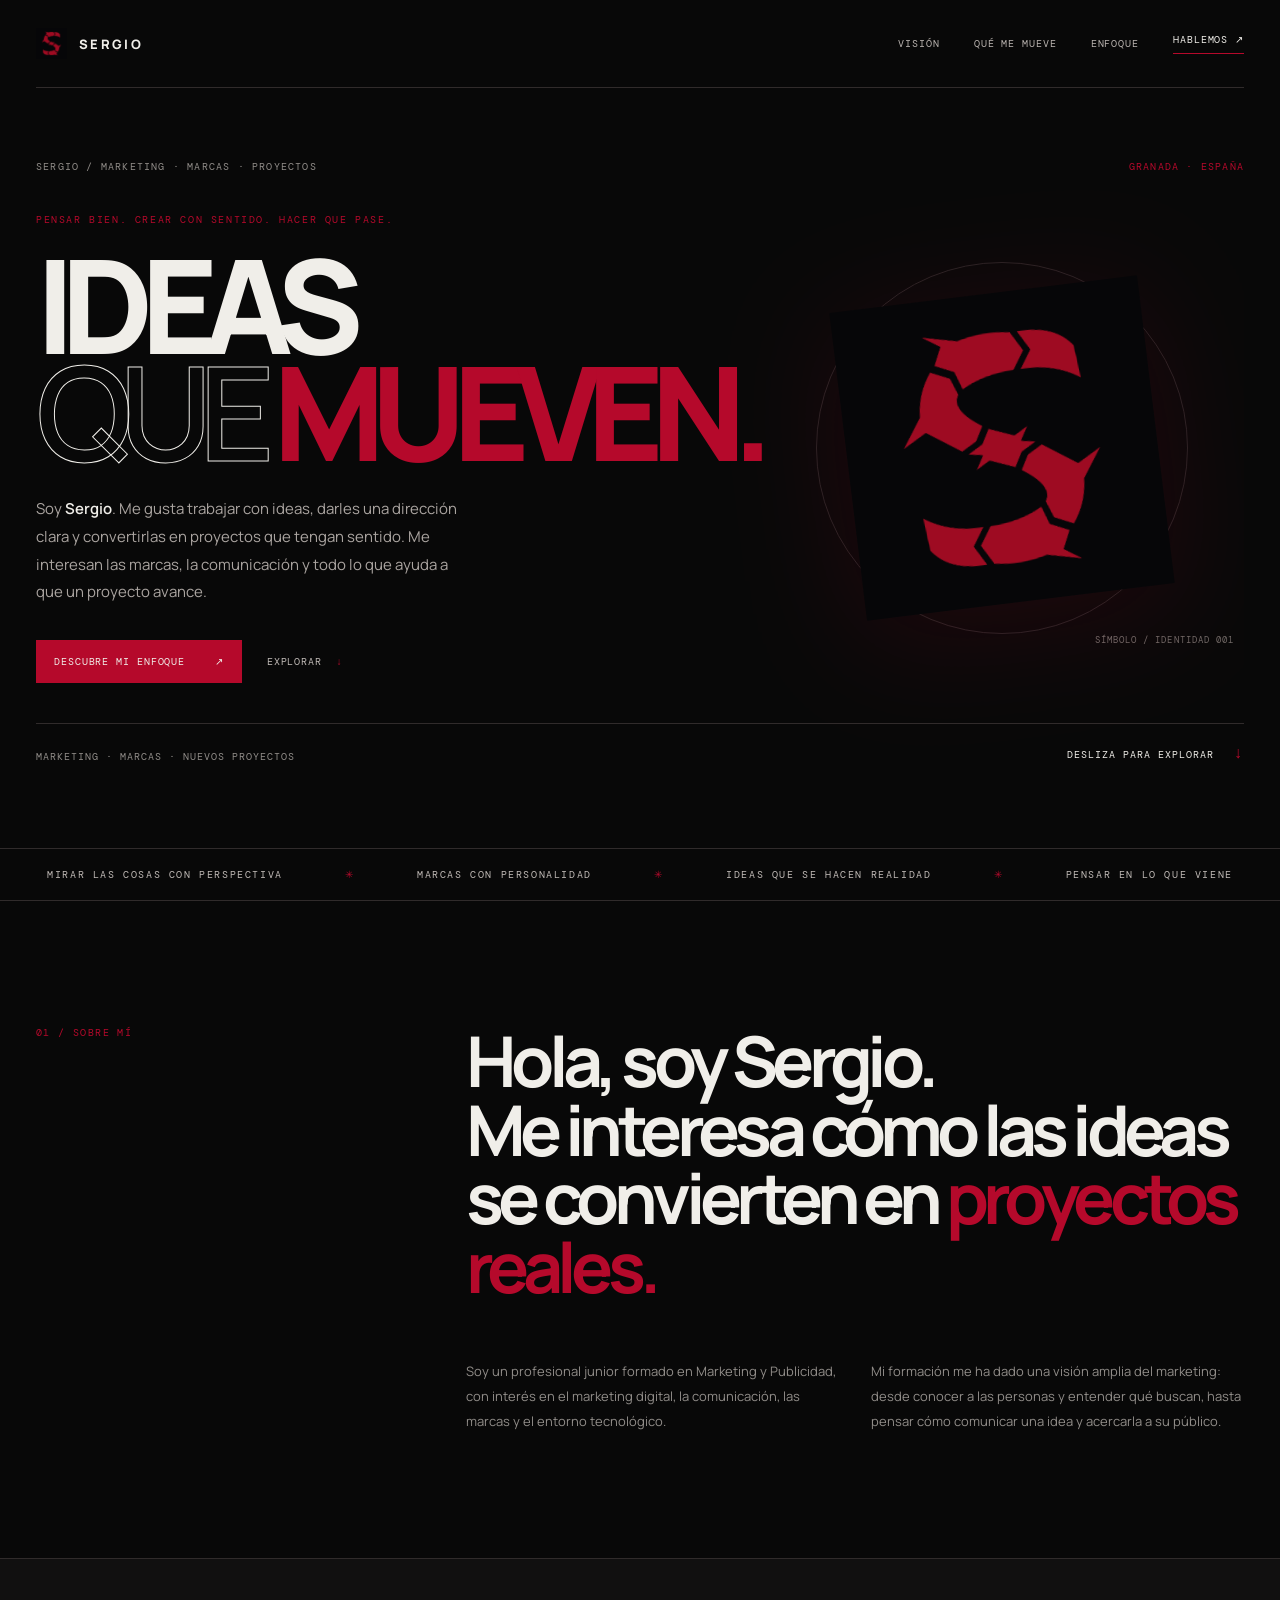
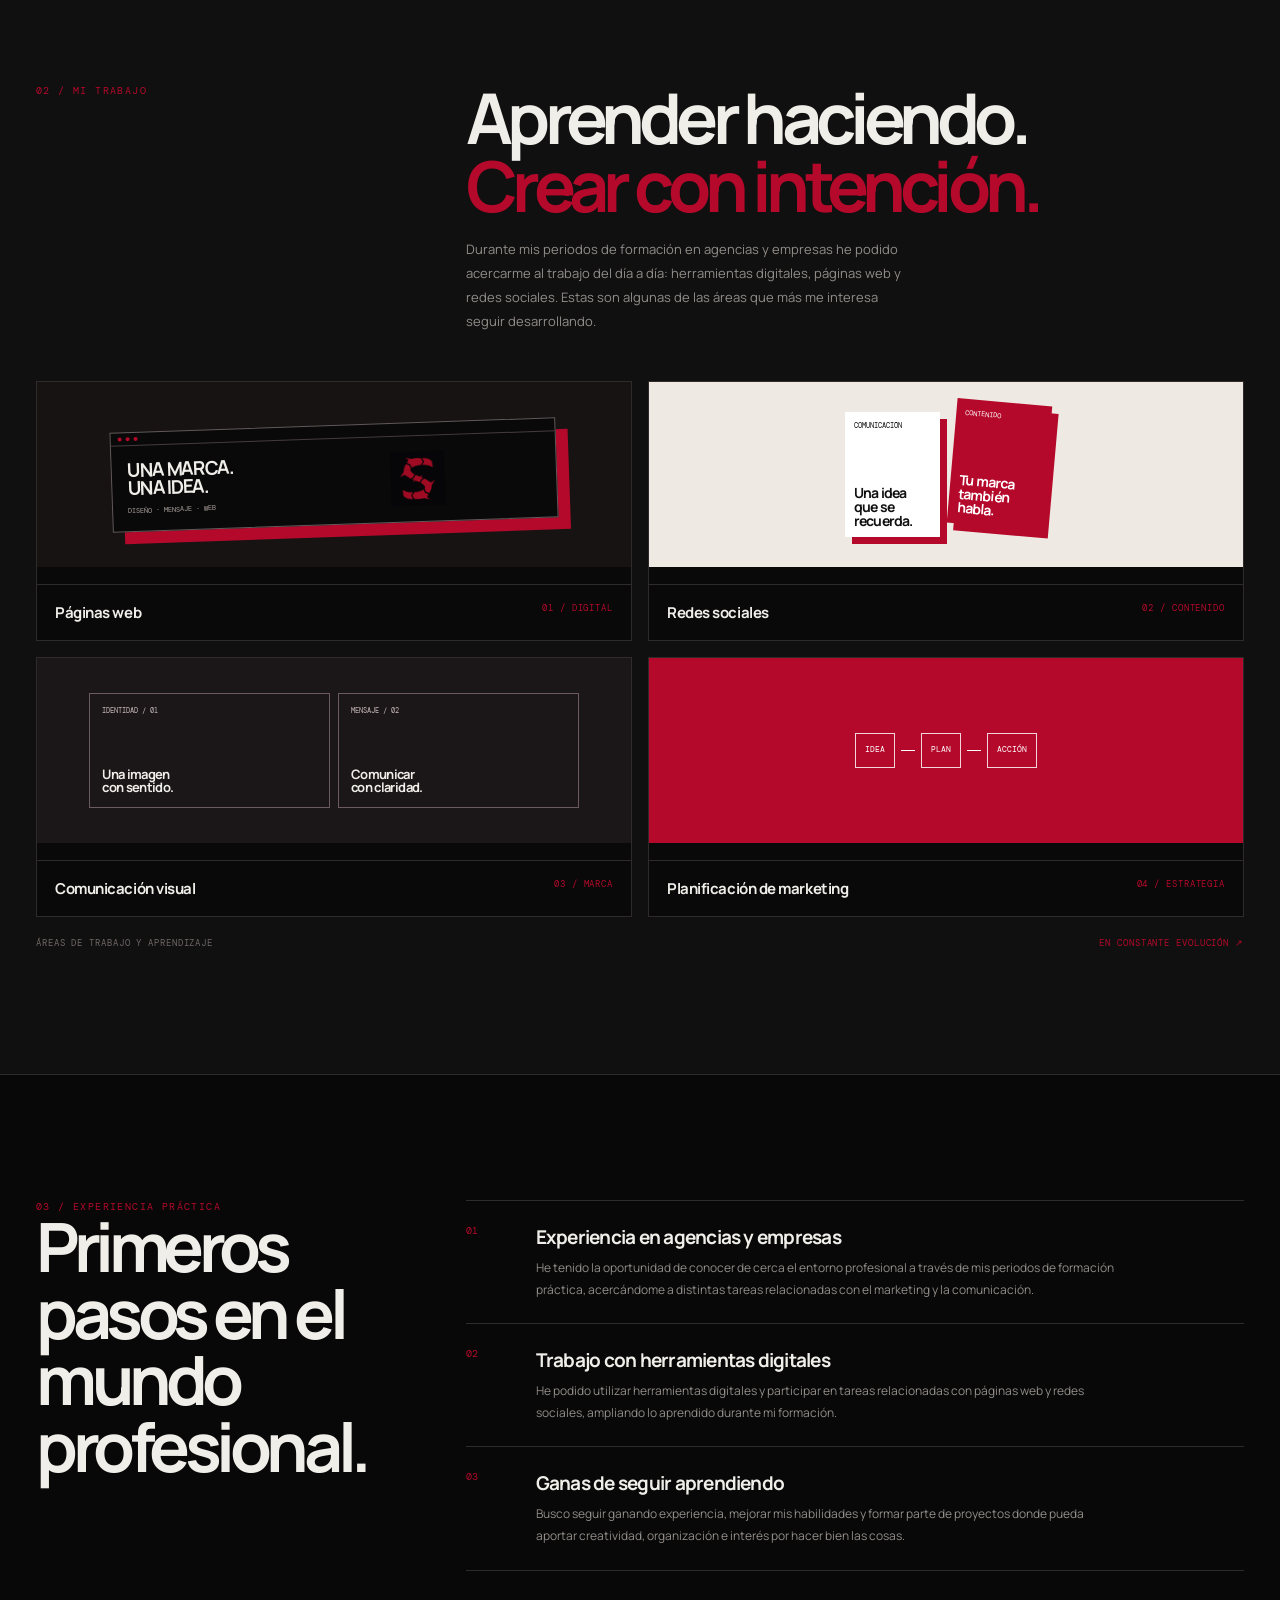
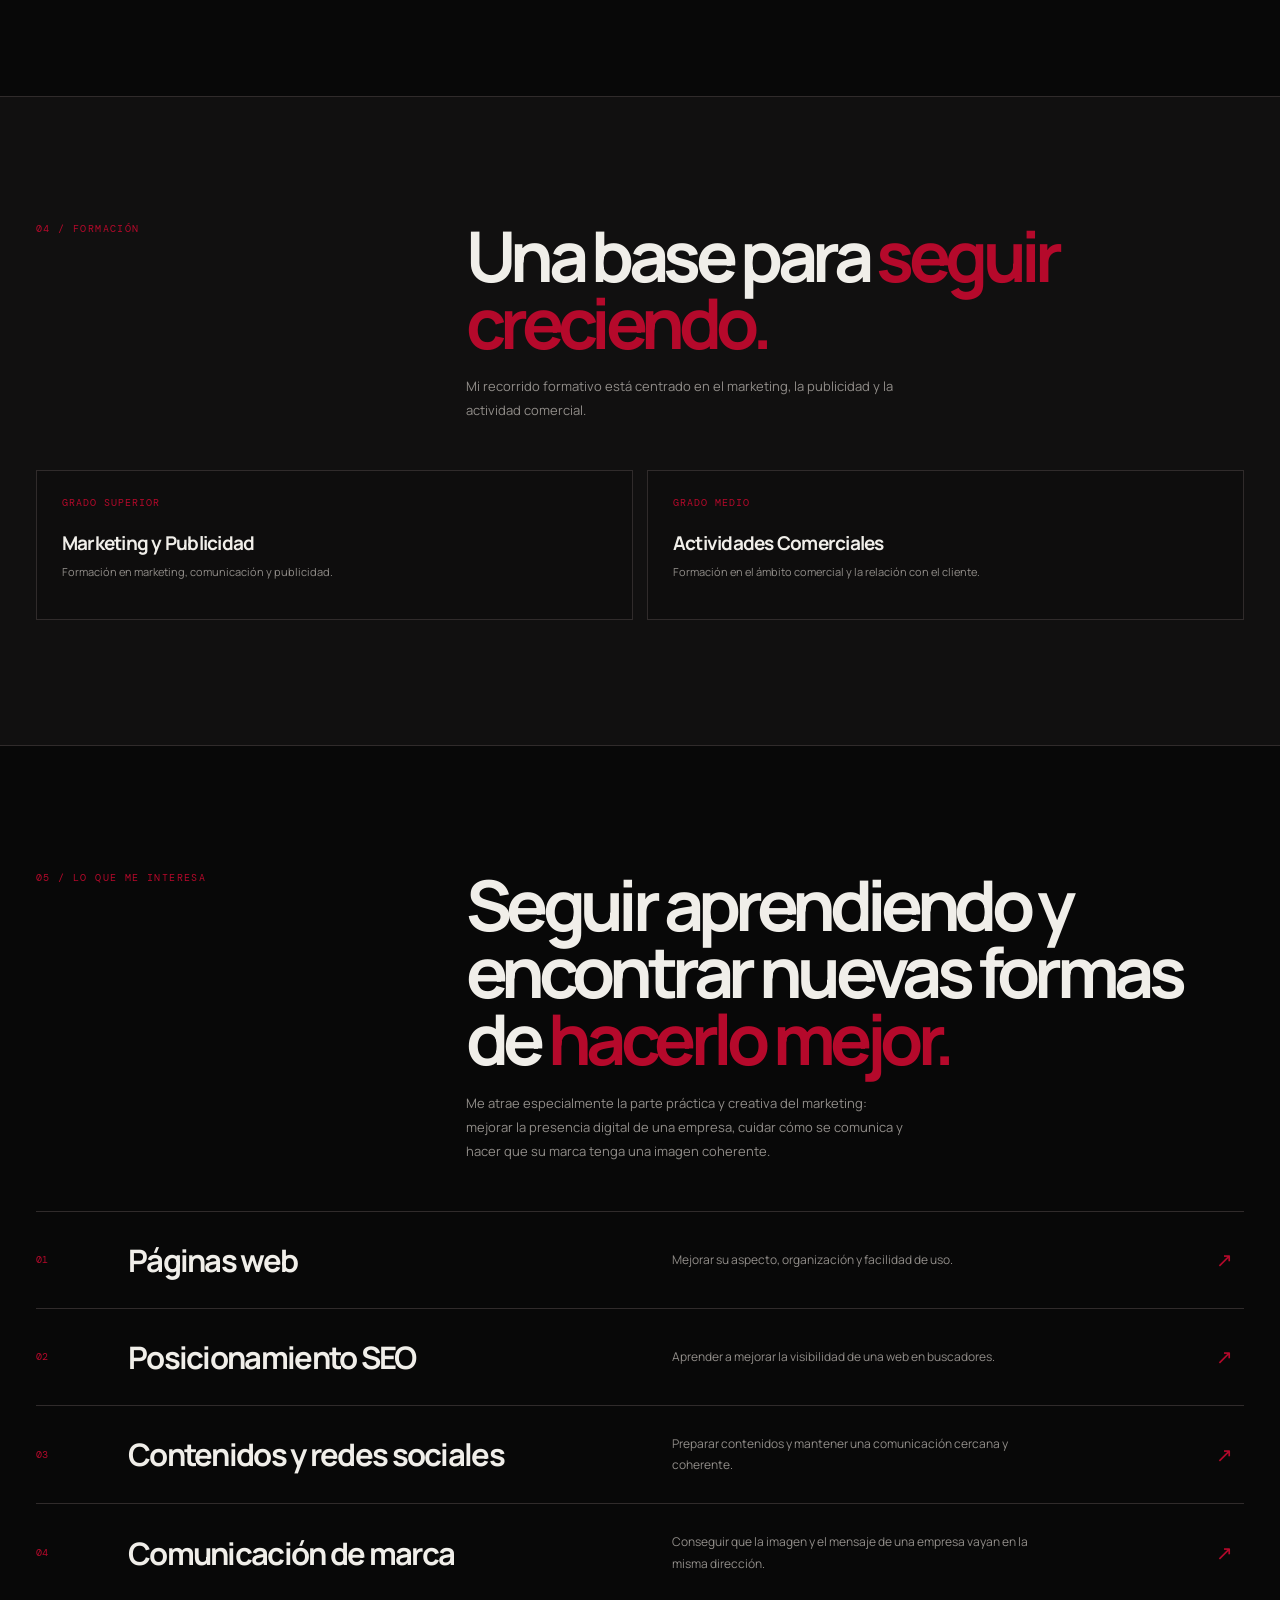
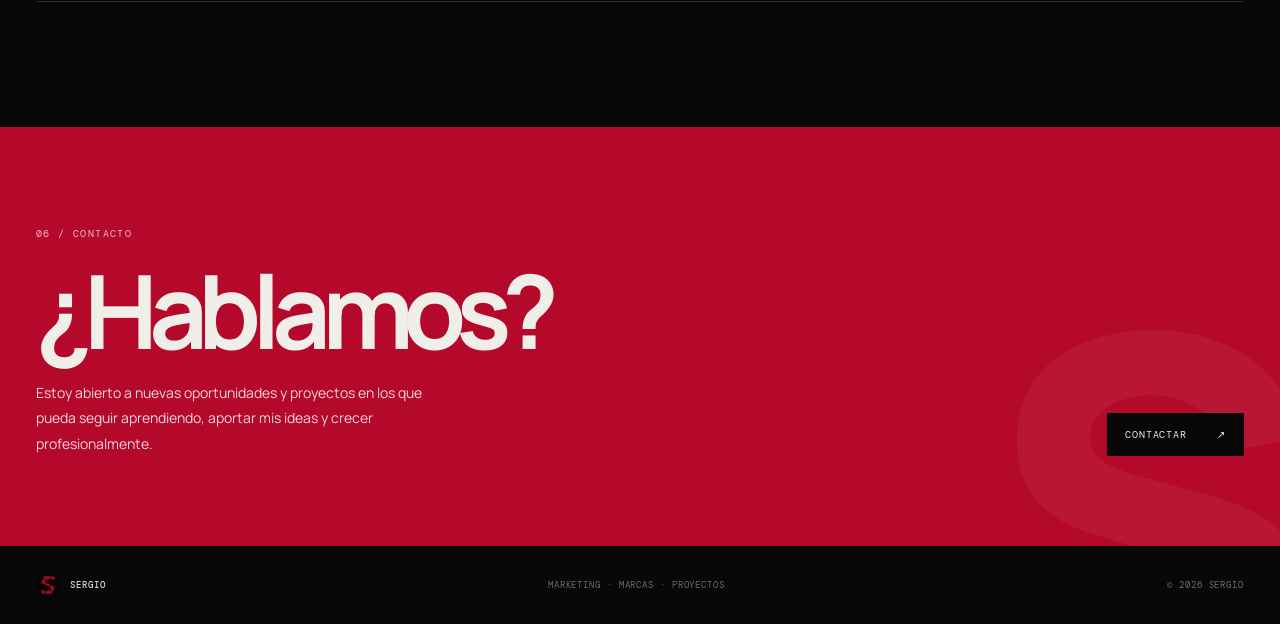
<file: index (2).html>
<!doctype html>
<html lang="es">
<head>
<meta charset="utf-8">
<meta name="viewport" content="width=device-width, initial-scale=1">
<meta name="theme-color" content="#080808">
<meta name="description" content="Sergio. Marketing, branding y construcción de proyectos.">
<title>Sergio — Ideas que mueven</title>
<link rel="preconnect" href="https://fonts.googleapis.com">
<link rel="preconnect" href="https://fonts.gstatic.com" crossorigin>
<link href="https://fonts.googleapis.com/css2?family=DM+Mono:wght@400;500&family=Manrope:wght@400;500;600;700;800&display=swap" rel="stylesheet">
<style>
:root{--black:#080808;--paper:#f0eee9;--red:#b5092b;--grey:#918d89;--rule:#302b2b;--mono:"DM Mono",monospace;--sans:"Manrope",Arial,sans-serif}
*{box-sizing:border-box}
html{scroll-behavior:smooth}
body{margin:0;background:var(--black);color:var(--paper);font-family:var(--sans);-webkit-font-smoothing:antialiased}
a{color:inherit;text-decoration:none}
button{font:inherit}
.wrap{width:min(1280px,calc(100% - 72px));margin:0 auto}
header{height:88px;display:flex;align-items:center;justify-content:space-between;border-bottom:1px solid var(--rule)}
.brand{display:flex;align-items:center;gap:12px;font-size:13px;font-weight:800;letter-spacing:.18em}
.brand img{width:31px;height:31px;object-fit:contain}
.nav{display:flex;align-items:center;gap:34px;font:10px var(--mono);letter-spacing:.09em;text-transform:uppercase;color:#b9b3af}
.nav a{transition:color .2s}.nav a:hover{color:var(--red)}
.nav .contact-link{color:var(--paper);border-bottom:1px solid var(--red);padding-bottom:7px}
.menu{display:none;background:none;color:var(--paper);border:0;font-size:23px}
.hero{position:relative;min-height:760px;padding:72px 0 85px;display:flex;flex-direction:column;justify-content:space-between;overflow:hidden}
.hero-meta{display:flex;justify-content:space-between;align-items:center;font:10px var(--mono);text-transform:uppercase;letter-spacing:.12em;color:var(--grey)}
.hero-meta .location{color:var(--red)}
.hero-main{position:relative;display:grid;grid-template-columns:1.2fr .8fr;align-items:center;min-height:475px}
.hero-copy{position:relative;z-index:2;padding:28px 0}
.kicker{font:10px var(--mono);text-transform:uppercase;letter-spacing:.16em;color:var(--red)}
h1{font-size:clamp(68px,10.2vw,142px);line-height:.82;letter-spacing:-.105em;font-weight:800;margin:25px 0 30px}
h1 .outline{color:transparent;-webkit-text-stroke:1px var(--paper);font-weight:600}
h1 .red{color:var(--red)}
.hero-description{max-width:440px;color:#aaa4a0;font-size:15px;line-height:1.85;margin:0}
.hero-description strong{color:var(--paper);font-weight:600}
.hero-actions{display:flex;align-items:center;gap:25px;margin-top:34px}
.primary{display:inline-flex;align-items:center;gap:30px;padding:15px 18px;background:var(--red);font:10px var(--mono);letter-spacing:.09em;text-transform:uppercase;transition:transform .2s,background .2s}
.primary:hover{transform:translateY(-3px);background:#d00b35}
.underlink{font:10px var(--mono);letter-spacing:.08em;text-transform:uppercase;color:#c0bab6}
.underlink span{color:var(--red);padding-left:8px}
.symbol-stage{height:440px;display:flex;align-items:center;justify-content:center;position:relative}
.symbol-stage:before{content:"";position:absolute;width:370px;height:370px;border:1px solid #292324;border-radius:50%}
.symbol-stage:after{content:"";position:absolute;width:290px;height:290px;border:1px solid #292324;border-radius:50%}
.symbol-stage img{position:relative;z-index:1;width:310px;height:310px;object-fit:contain;transform:rotate(-7deg);filter:drop-shadow(0 20px 60px #b5092b25)}
.symbol-note{position:absolute;right:2%;bottom:5%;font:9px var(--mono);color:#716a67;letter-spacing:.12em;text-transform:uppercase}
.hero-bottom{display:flex;justify-content:space-between;align-items:flex-end;border-top:1px solid var(--rule);padding-top:18px}
.hero-bottom p{font:10px var(--mono);letter-spacing:.1em;text-transform:uppercase;color:var(--grey);margin:0}
.hero-bottom .scroll{color:var(--paper)}
.hero-bottom .scroll b{color:var(--red);font-size:16px;margin-left:12px;font-weight:400}
.marquee{border-top:1px solid var(--rule);border-bottom:1px solid var(--rule);padding:19px 0;overflow:hidden}
.marquee-track{display:flex;justify-content:space-around;gap:40px;white-space:nowrap;font:10px var(--mono);letter-spacing:.16em;text-transform:uppercase;color:#c0bab6}
.marquee i{color:var(--red);font-style:normal}
section{padding:125px 0}
.section-id{font:10px var(--mono);letter-spacing:.14em;color:var(--red);text-transform:uppercase}
.intro-grid{display:grid;grid-template-columns:.7fr 1.3fr;gap:60px}
.intro-grid h2{font-size:clamp(42px,6.1vw,78px);line-height:.98;letter-spacing:-.085em;margin:0;max-width:850px;font-weight:700}
.intro-grid h2 em{font-style:normal;color:var(--red)}
.intro-bottom{grid-column:2;display:grid;grid-template-columns:1fr 1fr;gap:42px;margin-top:10px}
.intro-bottom p{font-size:13px;line-height:1.9;color:var(--grey);margin:0}
.intro-bottom p strong{color:var(--paper);font-weight:600}
.manifesto{background:#111010;border-top:1px solid var(--rule);border-bottom:1px solid var(--rule)}
.manifesto-head{display:flex;justify-content:space-between;align-items:flex-start;margin-bottom:55px}
.manifesto-head .aside{font:10px var(--mono);color:var(--grey);letter-spacing:.1em;text-transform:uppercase;text-align:right;line-height:1.8}
.manifesto h2{font-size:clamp(48px,8vw,104px);line-height:.9;letter-spacing:-.095em;margin:0;max-width:1000px}
.manifesto h2 span{color:var(--red)}
.manifesto-foot{display:flex;justify-content:space-between;align-items:flex-end;gap:40px;margin-top:48px}
.manifesto-foot p{max-width:410px;font-size:13px;line-height:1.9;color:var(--grey);margin:0}
.manifesto-foot .scribble{font:10px var(--mono);color:var(--red);letter-spacing:.12em;text-transform:uppercase}
.areas-head{display:grid;grid-template-columns:.7fr 1.3fr;gap:60px;margin-bottom:52px}
.areas-head h2{font-size:clamp(40px,5.8vw,72px);letter-spacing:-.08em;line-height:.98;margin:0}
.areas-head p{font-size:13px;color:var(--grey);line-height:1.9;max-width:420px;margin:15px 0 0}
.area-list{border-top:1px solid var(--rule)}
.area{display:grid;grid-template-columns:70px 1fr 1fr 28px;gap:22px;align-items:center;padding:27px 0;border-bottom:1px solid var(--rule);transition:padding .25s}
.area:hover{padding-left:12px}
.area .n{font:10px var(--mono);color:var(--red)}
.area h3{font-size:clamp(21px,2.5vw,31px);letter-spacing:-.055em;margin:0}
.area p{font-size:12px;line-height:1.8;color:var(--grey);margin:0;max-width:390px}
.area .arrow{color:var(--red);font-size:20px}
.side-note{display:flex;justify-content:space-between;align-items:center;margin-top:20px;font:9px var(--mono);letter-spacing:.1em;text-transform:uppercase;color:#6f6866}
.side-note span:last-child{color:var(--red)}
.principles{padding-top:25px;border-top:1px solid var(--rule);display:grid;grid-template-columns:repeat(3,1fr);gap:0}
.principle{padding:0 28px 0 0;border-right:1px solid var(--rule)}
.principle+.principle{padding-left:28px}
.principle:last-child{border:0}
.principle .n{font:10px var(--mono);color:var(--red)}
.principle h3{font-size:20px;letter-spacing:-.04em;margin:22px 0 12px}
.principle p{font-size:12px;line-height:1.85;color:var(--grey);margin:0;max-width:300px}
.contact{background:var(--red);padding:100px 0 90px;position:relative;overflow:hidden}
.contact:after{content:"S";position:absolute;right:2%;bottom:-.43em;font-size:clamp(280px,40vw,570px);font-weight:800;line-height:1;letter-spacing:-.14em;color:#ffffff0c;pointer-events:none}
.contact-inner{position:relative;z-index:1;display:grid;grid-template-columns:1fr auto;gap:30px;align-items:end}
.contact .section-id{color:#f2b9c5}
.contact h2{font-size:clamp(54px,8vw,104px);line-height:.9;letter-spacing:-.09em;margin:24px 0;max-width:850px}
.contact p{font-size:14px;line-height:1.8;color:#f4d4db;max-width:410px;margin:0}
.contact .primary{background:var(--black);white-space:nowrap}
.contact .primary:hover{background:#272020}
footer{padding:27px 0;color:#716b68;font:9px var(--mono);letter-spacing:.1em;text-transform:uppercase}
.footer-inner{display:flex;justify-content:space-between;align-items:center;gap:20px}
.footer-brand{display:flex;align-items:center;gap:10px;color:#d9d3d0;font-weight:500}
.footer-brand img{width:24px;height:24px;object-fit:contain}
.reveal{opacity:0;transform:translateY(20px);transition:opacity .65s ease,transform .65s ease}
.reveal.visible{opacity:1;transform:translateY(0)}
@media(max-width:780px){
 .wrap{width:calc(100% - 38px)}header{height:72px}.brand{font-size:11px}.brand img{width:28px;height:28px}
 .menu{display:block}.nav{display:none;position:absolute;z-index:10;top:72px;left:0;right:0;background:#111;padding:25px 20px;flex-direction:column;align-items:flex-start;border-bottom:1px solid var(--rule)}.nav.open{display:flex}
 .hero{padding:48px 0 55px;min-height:0}.hero-meta{font-size:8px}.hero-main{grid-template-columns:1fr;min-height:0}.hero-copy{padding:55px 0 10px}h1{font-size:clamp(65px,15vw,105px)}
 .symbol-stage{height:290px;grid-row:1}.symbol-stage:before{width:250px;height:250px}.symbol-stage:after{width:195px;height:195px}.symbol-stage img{width:205px;height:205px}
 .symbol-note{right:0;bottom:0}.hero-bottom{margin-top:45px}.hero-bottom p{font-size:8px}
 .marquee-track{justify-content:flex-start;gap:28px}.marquee-track span{flex:none}
 section{padding:82px 0}.intro-grid,.areas-head{grid-template-columns:1fr;gap:25px}.intro-bottom{grid-column:1;grid-template-columns:1fr;gap:16px}.manifesto-head{margin-bottom:38px}.manifesto-head .aside{font-size:8px}.manifesto-foot{margin-top:30px;align-items:flex-start;flex-direction:column;gap:18px}
 .area{grid-template-columns:35px 1fr 22px;gap:12px;padding:22px 0}.area p{grid-column:2;grid-row:2}.area .arrow{grid-column:3;grid-row:1}
 .principles{grid-template-columns:1fr}.principle,.principle+.principle{padding:22px 0;border-right:0;border-bottom:1px solid var(--rule)}.principle:last-child{border-bottom:0}.principle h3{margin:12px 0 8px}
 .contact-inner{grid-template-columns:1fr;align-items:start}.contact{padding:78px 0}.contact .primary{justify-self:start}.footer-inner{align-items:flex-start;flex-direction:column;gap:14px}
}
@media(prefers-reduced-motion:reduce){html{scroll-behavior:auto}*,*:before,*:after{transition:none!important;animation:none!important}.reveal{opacity:1;transform:none}}

/* Portfolio sections — mantiene la identidad visual de la portada */
.portfolio-intro{display:grid;grid-template-columns:.65fr 1.35fr;gap:55px}
.portfolio-intro h2{font-size:clamp(38px,5.7vw,70px);line-height:.98;letter-spacing:-.08em;margin:0;max-width:850px}
.portfolio-intro h2 span{color:var(--red)}
.portfolio-intro .intro-copy{grid-column:2;display:grid;grid-template-columns:1fr 1fr;gap:32px;margin-top:4px}
.portfolio-intro p,.portfolio-note{font-size:13px;line-height:1.9;color:var(--grey);margin:0}
.portfolio-intro strong{color:var(--paper);font-weight:600}
.portfolio-dark{background:#111010;border-top:1px solid var(--rule);border-bottom:1px solid var(--rule)}
.portfolio-heading{display:grid;grid-template-columns:.65fr 1.35fr;gap:55px;margin-bottom:48px}
.portfolio-heading h2{font-size:clamp(39px,5.8vw,70px);line-height:.96;letter-spacing:-.08em;margin:0}
.portfolio-heading h2 span{color:var(--red)}
.portfolio-heading p{font-size:13px;line-height:1.85;color:var(--grey);max-width:450px;margin:18px 0 0}
.work-grid{display:grid;grid-template-columns:1fr 1fr;gap:16px}
.work-card{background:#090909;border:1px solid #302b2b;min-height:260px;display:flex;flex-direction:column;justify-content:space-between;overflow:hidden}
.work-art{height:185px;display:flex;align-items:center;justify-content:center;padding:25px;position:relative;background:#171313}
.work-card:nth-child(2) .work-art{background:#eeeae3;color:#111}
.work-card:nth-child(3) .work-art{background:#1b1718}
.work-card:nth-child(4) .work-art{background:#b5092b}
.work-meta{display:flex;justify-content:space-between;gap:15px;padding:17px 18px;border-top:1px solid #302b2b}
.work-meta strong{font-size:15px;letter-spacing:-.03em}
.work-meta span{font:9px var(--mono);color:var(--red);text-transform:uppercase;letter-spacing:.1em}
.browser-art{width:82%;border:1px solid #62585a;background:#090909;box-shadow:12px 12px 0 #b5092b;transform:rotate(-2deg)}
.browser-bar{height:13px;border-bottom:1px solid #453b3d;display:flex;gap:4px;align-items:center;padding:0 7px}
.browser-bar i{width:4px;height:4px;border-radius:50%;background:#b5092b}
.browser-body{padding:15px;display:grid;grid-template-columns:1fr .6fr;gap:10px;align-items:center}
.browser-lines b{display:block;font-size:19px;line-height:.9;letter-spacing:-.07em}.browser-lines small{display:block;font:7px var(--mono);color:#a9a09d;margin-top:9px}
.browser-mark{width:55px;height:55px;object-fit:contain}
.social-art{display:flex;gap:12px;align-items:center}
.social-tile{width:95px;height:125px;background:#fff;display:flex;flex-direction:column;justify-content:space-between;padding:9px;color:#111;box-shadow:7px 7px 0 #b5092b}
.social-tile b{font-size:14px;line-height:1;letter-spacing:-.06em}.social-tile span{font:7px var(--mono);text-transform:uppercase}
.social-tile.alt{transform:translateY(-10px) rotate(5deg);background:#b5092b;color:#fff}
.content-art{width:90%;display:grid;grid-template-columns:1fr 1fr;gap:8px}
.content-art div{height:115px;border:1px solid #6b5a5e;padding:12px;display:flex;flex-direction:column;justify-content:space-between}
.content-art b{font-size:13px;line-height:1.05;letter-spacing:-.05em}.content-art small{font:7px var(--mono);color:#c8b9bb}
.strategy-art{width:88%;display:flex;align-items:center;justify-content:center;gap:6px}
.strategy-art span{height:35px;border:1px solid #f2d4da;padding:10px 9px;font:8px var(--mono);color:#fff}
.strategy-art i{width:14px;height:1px;background:#fff}
.exp-grid{display:grid;grid-template-columns:.65fr 1.35fr;gap:55px}
.exp-grid h2{font-size:clamp(38px,5.5vw,68px);line-height:.98;letter-spacing:-.08em;margin:0}
.exp-list{border-top:1px solid var(--rule)}
.exp-item{display:grid;grid-template-columns:50px 1fr;gap:20px;padding:23px 0;border-bottom:1px solid var(--rule)}
.exp-item .n{font:10px var(--mono);color:var(--red)}
.exp-item h3{font-size:19px;letter-spacing:-.04em;margin:0 0 7px}
.exp-item p{font-size:12px;line-height:1.8;color:var(--grey);margin:0;max-width:590px}
.education{display:grid;grid-template-columns:1fr 1fr;gap:14px}
.edu-card{border:1px solid var(--rule);padding:25px;min-height:150px;background:#0e0d0d}
.edu-card .n{font:10px var(--mono);color:var(--red);text-transform:uppercase;letter-spacing:.1em}
.edu-card h3{font-size:19px;line-height:1.3;letter-spacing:-.04em;margin:22px 0 7px}
.edu-card p{font-size:11px;color:var(--grey);margin:0;line-height:1.7}
@media(max-width:780px){
 .portfolio-intro,.portfolio-heading,.exp-grid{grid-template-columns:1fr;gap:22px}
 .portfolio-intro .intro-copy{grid-column:1;grid-template-columns:1fr;gap:15px}
 .work-grid,.education{grid-template-columns:1fr}
 .work-art{height:170px}
 .exp-grid h2{margin-bottom:10px}
}

</style>
</head>
<body>
<header class="wrap">
 <a class="brand" href="#inicio"><img src="[data-uri]" alt=""><span>SERGIO</span></a>
 <button class="menu" aria-label="Abrir menú" aria-expanded="false">☰</button>
 <nav class="nav"><a href="#vision">Visión</a><a href="#areas">Qué me mueve</a><a href="#enfoque">Enfoque</a><a class="contact-link" href="#contacto">Hablemos ↗</a></nav>
</header>
<main>
 <div class="wrap hero" id="inicio">
  <div class="hero-meta"><span>SERGIO / Marketing · Marcas · Proyectos</span><span class="location">Granada · España</span></div>
  <div class="hero-main">
   <div class="hero-copy">
    <div class="kicker">Pensar bien. Crear con sentido. Hacer que pase.</div>
    <h1>IDEAS<br><span class="outline">QUE</span> <span class="red">MUEVEN.</span></h1>
    <p class="hero-description">Soy <strong>Sergio</strong>. Me gusta trabajar con ideas, darles una dirección clara y convertirlas en proyectos que tengan sentido. Me interesan las marcas, la comunicación y todo lo que ayuda a que un proyecto avance.</p>
    <div class="hero-actions"><a class="primary" href="#vision">Descubre mi enfoque <span>↗</span></a><a class="underlink" href="#areas">Explorar <span>↓</span></a></div>
   </div>
   <div class="symbol-stage"><img src="[data-uri]" alt="Símbolo rojo de la marca personal de Sergio"><div class="symbol-note">SÍMBOLO / IDENTIDAD 001</div></div>
  </div>
  <div class="hero-bottom"><p>Marketing · Marcas · Nuevos proyectos</p><p class="scroll">Desliza para explorar <b>↓</b></p></div>
 </div>
 <div class="marquee"><div class="wrap marquee-track"><span>Mirar las cosas con perspectiva</span><i>✳</i><span>Marcas con personalidad</span><i>✳</i><span>Ideas que se hacen realidad</span><i>✳</i><span>Pensar en lo que viene</span></div></div>

 
 <section class="wrap" id="vision">
  <div class="portfolio-intro reveal">
   <div class="section-id">01 / Sobre mí</div>
   <div>
    <h2>Hola, soy Sergio.<br>Me interesa cómo las ideas se convierten en <span>proyectos reales.</span></h2>
   </div>
   <div class="intro-copy">
    <p>Soy un profesional junior formado en Marketing y Publicidad, con interés en el marketing digital, la comunicación, las marcas y el entorno tecnológico.</p>
    <p>Mi formación me ha dado una visión amplia del marketing: desde conocer a las personas y entender qué buscan, hasta pensar cómo comunicar una idea y acercarla a su público.</p>
   </div>
  </div>
 </section>

 <section class="portfolio-dark" id="trabajo">
  <div class="wrap">
   <div class="portfolio-heading reveal">
    <div class="section-id">02 / Mi trabajo</div>
    <div>
     <h2>Aprender haciendo.<br><span>Crear con intención.</span></h2>
     <p>Durante mis periodos de formación en agencias y empresas he podido acercarme al trabajo del día a día: herramientas digitales, páginas web y redes sociales. Estas son algunas de las áreas que más me interesa seguir desarrollando.</p>
    </div>
   </div>
   <div class="work-grid reveal">
    <article class="work-card">
     <div class="work-art">
      <div class="browser-art"><div class="browser-bar"><i></i><i></i><i></i></div><div class="browser-body"><div class="browser-lines"><b>UNA MARCA.<br>UNA IDEA.</b><small>DISEÑO · MENSAJE · WEB</small></div><img class="browser-mark" src="[data-uri]" alt=""></div></div>
     </div>
     <div class="work-meta"><strong>Páginas web</strong><span>01 / Digital</span></div>
    </article>
    <article class="work-card">
     <div class="work-art"><div class="social-art"><div class="social-tile"><span>Comunicación</span><b>Una idea<br>que se<br>recuerda.</b></div><div class="social-tile alt"><span>Contenido</span><b>Tu marca<br>también<br>habla.</b></div></div></div>
     <div class="work-meta"><strong>Redes sociales</strong><span>02 / Contenido</span></div>
    </article>
    <article class="work-card">
     <div class="work-art"><div class="content-art"><div><small>IDENTIDAD / 01</small><b>Una imagen<br>con sentido.</b></div><div><small>MENSAJE / 02</small><b>Comunicar<br>con claridad.</b></div></div></div>
     <div class="work-meta"><strong>Comunicación visual</strong><span>03 / Marca</span></div>
    </article>
    <article class="work-card">
     <div class="work-art"><div class="strategy-art"><span>IDEA</span><i></i><span>PLAN</span><i></i><span>ACCIÓN</span></div></div>
     <div class="work-meta"><strong>Planificación de marketing</strong><span>04 / Estrategia</span></div>
    </article>
   </div>
   <div class="side-note"><span>Áreas de trabajo y aprendizaje</span><span>En constante evolución ↗</span></div>
  </div>
 </section>

 <section class="wrap" id="experiencia">
  <div class="exp-grid reveal">
   <div><div class="section-id">03 / Experiencia práctica</div><h2>Primeros pasos en el mundo profesional.</h2></div>
   <div class="exp-list">
    <article class="exp-item"><div class="n">01</div><div><h3>Experiencia en agencias y empresas</h3><p>He tenido la oportunidad de conocer de cerca el entorno profesional a través de mis periodos de formación práctica, acercándome a distintas tareas relacionadas con el marketing y la comunicación.</p></div></article>
    <article class="exp-item"><div class="n">02</div><div><h3>Trabajo con herramientas digitales</h3><p>He podido utilizar herramientas digitales y participar en tareas relacionadas con páginas web y redes sociales, ampliando lo aprendido durante mi formación.</p></div></article>
    <article class="exp-item"><div class="n">03</div><div><h3>Ganas de seguir aprendiendo</h3><p>Busco seguir ganando experiencia, mejorar mis habilidades y formar parte de proyectos donde pueda aportar creatividad, organización e interés por hacer bien las cosas.</p></div></article>
   </div>
  </div>
 </section>

 <section class="portfolio-dark" id="formacion">
  <div class="wrap">
   <div class="portfolio-heading reveal">
    <div class="section-id">04 / Formación</div>
    <div><h2>Una base para <span>seguir creciendo.</span></h2><p>Mi recorrido formativo está centrado en el marketing, la publicidad y la actividad comercial.</p></div>
   </div>
   <div class="education reveal">
    <article class="edu-card"><div class="n">Grado superior</div><h3>Marketing y Publicidad</h3><p>Formación en marketing, comunicación y publicidad.</p></article>
    <article class="edu-card"><div class="n">Grado medio</div><h3>Actividades Comerciales</h3><p>Formación en el ámbito comercial y la relación con el cliente.</p></article>
   </div>
  </div>
 </section>

 <section class="wrap" id="intereses">
  <div class="portfolio-heading reveal">
   <div class="section-id">05 / Lo que me interesa</div>
   <div><h2>Seguir aprendiendo y encontrar nuevas formas de <span>hacerlo mejor.</span></h2><p>Me atrae especialmente la parte práctica y creativa del marketing: mejorar la presencia digital de una empresa, cuidar cómo se comunica y hacer que su marca tenga una imagen coherente.</p></div>
  </div>
  <div class="area-list reveal">
   <article class="area"><div class="n">01</div><h3>Páginas web</h3><p>Mejorar su aspecto, organización y facilidad de uso.</p><div class="arrow">↗</div></article>
   <article class="area"><div class="n">02</div><h3>Posicionamiento SEO</h3><p>Aprender a mejorar la visibilidad de una web en buscadores.</p><div class="arrow">↗</div></article>
   <article class="area"><div class="n">03</div><h3>Contenidos y redes sociales</h3><p>Preparar contenidos y mantener una comunicación cercana y coherente.</p><div class="arrow">↗</div></article>
   <article class="area"><div class="n">04</div><h3>Comunicación de marca</h3><p>Conseguir que la imagen y el mensaje de una empresa vayan en la misma dirección.</p><div class="arrow">↗</div></article>
  </div>
 </section>

 <section class="contact" id="contacto"><div class="wrap contact-inner reveal"><div><div class="section-id">06 / Contacto</div><h2>¿Hablamos?</h2><p>Estoy abierto a nuevas oportunidades y proyectos en los que pueda seguir aprendiendo, aportar mis ideas y crecer profesionalmente.</p></div><a class="primary" href="mailto:hola@tudominio.com?subject=Contacto%20con%20Sergio">Contactar <span>↗</span></a></div></section>

</main>
<footer><div class="wrap footer-inner"><div class="footer-brand"><img src="[data-uri]" alt=""><span>SERGIO</span></div><span>MARKETING · MARCAS · PROYECTOS</span><span>© <span id="year"></span> SERGIO</span></div></footer>
<script>
const menu=document.querySelector('.menu'),nav=document.querySelector('.nav');
menu.addEventListener('click',()=>{const open=nav.classList.toggle('open');menu.setAttribute('aria-expanded',open);menu.textContent=open?'×':'☰'});
nav.querySelectorAll('a').forEach(a=>a.addEventListener('click',()=>{nav.classList.remove('open');menu.setAttribute('aria-expanded','false');menu.textContent='☰'}));
document.getElementById('year').textContent=new Date().getFullYear();
const observer=new IntersectionObserver(entries=>entries.forEach(entry=>{if(entry.isIntersecting){entry.target.classList.add('visible');observer.unobserve(entry.target)}}),{threshold:.12});
document.querySelectorAll('.reveal').forEach(el=>observer.observe(el));
</script>
</body>
</html>
</file>
